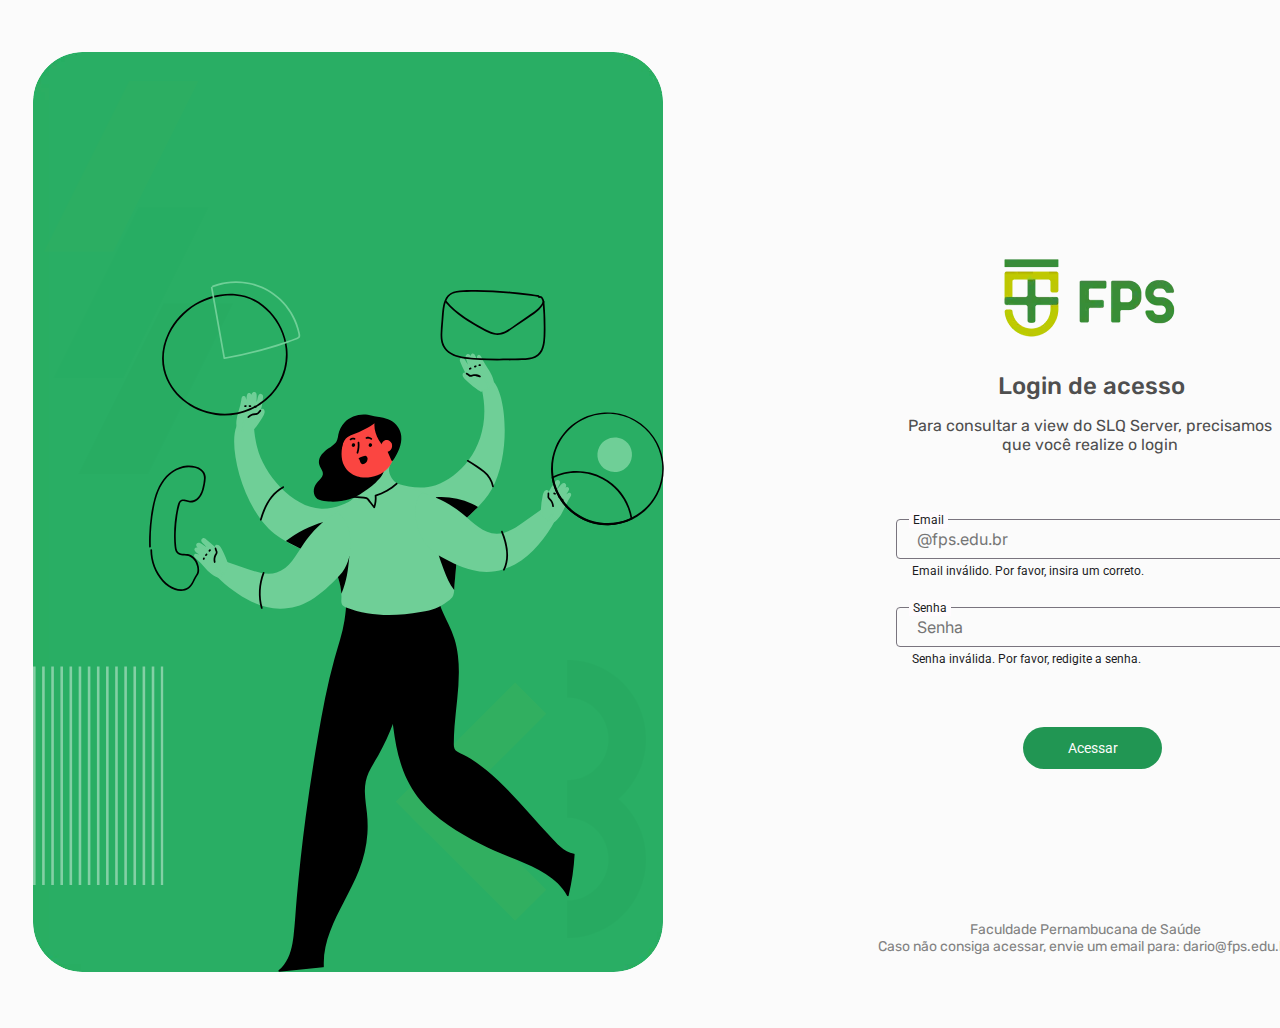
<file: index.html>
<!DOCTYPE html>
<html lang="english">
  <head>
    <title>FPS</title>
    <meta name="viewport" content="width=device-width, initial-scale=1.0" />
    <meta charset="utf-8" />
    <meta property="twitter:card" content="summary_large_image" />

    <style data-tag="reset-style-sheet">
      html {  line-height: 1.15;}body {  margin: 0;}* {  box-sizing: border-box;  border-width: 0;  border-style: solid;}p,li,ul,pre,div,h1,h2,h3,h4,h5,h6 {  margin: 0;  padding: 0;}button {  background-color: transparent;}button,input,optgroup,select,textarea {  font-family: inherit;  font-size: 100%;  line-height: 1.15;  margin: 0;}button,select {  text-transform: none;}button,[type="button"],[type="reset"],[type="submit"] {  -webkit-appearance: button;}button::-moz-focus-inner,[type="button"]::-moz-focus-inner,[type="reset"]::-moz-focus-inner,[type="submit"]::-moz-focus-inner {  border-style: none;  padding: 0;}button:-moz-focus,[type="button"]:-moz-focus,[type="reset"]:-moz-focus,[type="submit"]:-moz-focus {  outline: 1px dotted ButtonText;}a {  color: inherit;  text-decoration: inherit;}input {  padding: 2px 4px;}img {  display: block;}html { scroll-behavior: smooth  }
    </style>

    <link rel="stylesheet" href="https://cdn.jsdelivr.net/npm/bootstrap@5.2.2/dist/css/bootstrap.min.css" integrity="sha384-Zenh87qX5JnK2Jl0vWa8Ck2rdkQ2Bzep5IDxbcnCeuOxjzrPF/et3URy9Bv1WTRi" crossorigin="anonymous">
      <script src="https://cdn.jsdelivr.net/npm/bootstrap@5.2.2/dist/js/bootstrap.min.js" integrity="sha384-IDwe1+LCz02ROU9k972gdyvl+AESN10+x7tBKgc9I5HFtuNz0wWnPclzo6p9vxnk" crossorigin="anonymous"></script>
      <script src="https://cdn.jsdelivr.net/npm/bootstrap@5.2.2/dist/js/bootstrap.bundle.min.js" integrity="sha384-OERcA2EqjJCMA+/3y+gxIOqMEjwtxJY7qPCqsdltbNJuaOe923+mo//f6V8Qbsw3" crossorigin="anonymous"></script>  

    <style data-tag="default-style-sheet">
      html {
        font-family: Inter;
        font-size: 16px;
      }

      body {
        font-weight: 400;
        font-style:normal;
        text-decoration: none;
        text-transform: none;
        letter-spacing: normal;
        line-height: 1.15;
        color: var(--dl-color-gray-black);
        background-color: var(--dl-color-gray-white);

      }
    </style>

    <link
      rel="stylesheet"
      href="https://fonts.googleapis.com/css2?family=Roboto:ital,wght@0,100;0,300;0,400;0,500;0,700;0,900;1,100;1,300;1,400;1,500;1,700;1,900&amp;display=swap"
      data-tag="font"
    />
    <link
      rel="stylesheet"
      href="https://fonts.googleapis.com/css2?family=Rubik:ital,wght@0,300;0,400;0,500;0,600;0,700;0,800;0,900;1,300;1,400;1,500;1,600;1,700;1,800;1,900&amp;display=swap"
      data-tag="font"
    />
    <link
      rel="stylesheet"
      href="https://fonts.googleapis.com/css2?family=Inter:wght@100;200;300;400;500;600;700;800;900&amp;display=swap"
      data-tag="font"
    />
    <link rel="stylesheet" href="./style.css" />
  </head>
  
  <body>
    <div>
      <link href="./main.css" rel="stylesheet" />
      <div class="telalogin-container">
        <div class="telalogin-desktop1">
          <div class="telalogin-frame13">
            <img
              alt="Rectangle82232"
              src="public/playground_assets/rectangle82232-9jwj-700w.png"
              class="telalogin-rectangle8"
            />
            <img
              alt="Frame2232"
              src="public/playground_assets/frame2232-egg.svg"
              class="telalogin-frame"
            />
            <img
              alt="Frame2232"
              src="public/playground_assets/frame2232-1scb.svg"
              class="telalogin-frame1"
            />
            <img
              alt="SVG7878959businessmultitaskingmultitaskmultipletas2233"
              src="public/playground_assets/svg7878959businessmultitaskingmultitaskmultipletas2233-o26d.svg"
              class="telalogin-s-v-g7878959businessmultitaskingmultitaskmultipletas"
            />
          </div>
          <img
            alt="marcafps322240"
            src="public/playground_assets/marcafps322240-649-200h.png"
            class="telalogin-marcafps32"
          />
          <div class="telalogin-formulariologin">
            <img
              alt="marcafps332240"
              src="public/playground_assets/marcafps332240-gqmq-200h.png"
              class="telalogin-marcafps33"
            />
            <div class="login-box">
              <div class="login-box-texts">
                <span class="telalogin-text"><span>Login de acesso</span></span>
                <span class="telalogin-text02">
                  <span>
                    <span>Para consultar a view do SLQ Server, precisamos</span>
                    <br />
                    <span>que você realize o login</span>
                  </span>
                </span>
              </div>
              <div class="telalogin-formulariologininputs">
                <div class="login-box-inputs">
                  <div class="telalogin-textfield">
                    <div class="telalogin-textfield1">
                      <div class="telalogin-statelayer">
                        <div class="telalogin-content">
                          <input
                            type="text"
                            placeholder="@fps.edu.br"
                            class="telalogin-inputtext"
                          />
                          <div class="telalogin-labeltext">
                            <span class="telalogin-text07 m3bodysmall">
                              <span>Email</span>
                            </span>
                          </div>
                        </div>
                      </div>
                    </div>
                    <div class="telalogin-supportingtext">
                      <span class="telalogin-text09 m3bodysmall">
                        <span>Email inválido. Por favor, insira um correto.</span>
                      </span>
                    </div>
                  </div>
                  <div class="telalogin-textfield2">
                    <div class="telalogin-textfield3">
                      <div class="telalogin-statelayer1">
                        <div class="telalogin-content1">
                          <input
                            type="text"
                            placeholder="Senha"
                            class="telalogin-inputtext1"
                          />
                          <div class="telalogin-labeltext1">
                            <span class="telalogin-text11 m3bodysmall">
                              <span>Senha</span>
                            </span>
                          </div>
                        </div>
                      </div>
                    </div>
                    <div class="telalogin-supportingtext1">
                      <span class="telalogin-text13 m3bodysmall">
                        <span>
                          Senha inválida. Por favor, redigite a senha.
                        </span>
                      </span>
                    </div>
                  </div>
                </div>
                <button class="acesso-button">
                  <div class="telalogin-statelayer2">
                    <span class="telalogin-text15 m3labellarge">
                      <a href="telaconsulta.html" class="buttonloginlink">Acessar</a>
                    </span>
                  </div>
                </button>
              </div>
            </div>
          </div>
          <img
            alt="Frame2241"
            src="public/playground_assets/frame2241-bca.svg"
            class="telalogin-frame2"
          />
          <span class="about-text">
            <span>
              <span>Faculdade Pernambucana de Saúde</span>
              <br />
              <span>
                Caso não consiga acessar, envie um email para: dario@fps.edu.br
              </span>
            </span>
          </span>
        </div>
      </div>
    </div>
  </body>
</html>
</file>
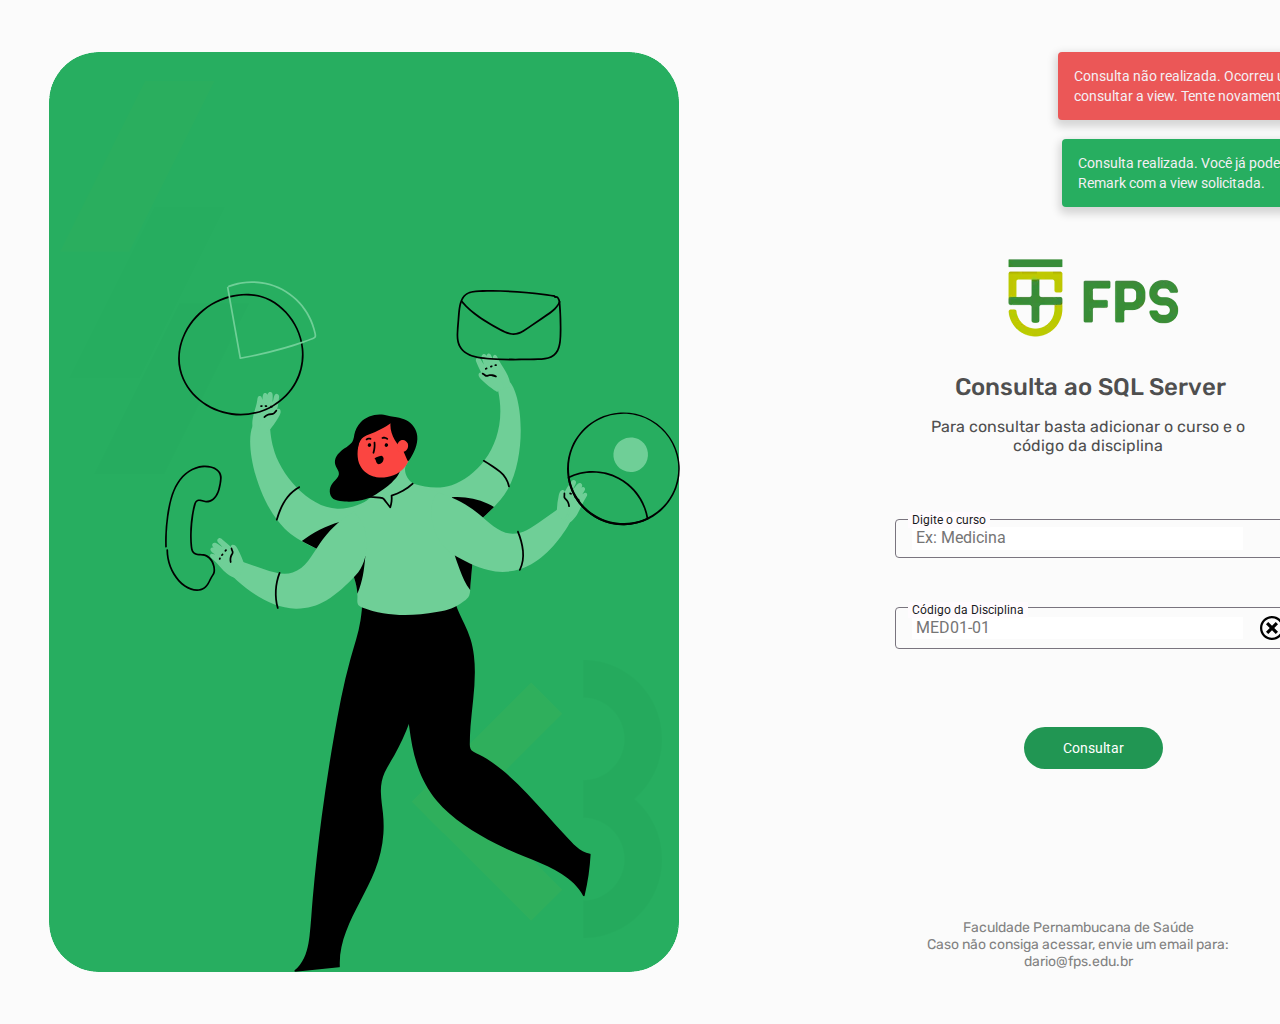
<file: telaconsulta.html>
<!DOCTYPE html>
<html lang="english">
  <head>
    <title>exported project</title>
    <meta name="viewport" content="width=device-width, initial-scale=1.0" />
    <meta charset="utf-8" />
    <meta property="twitter:card" content="summary_large_image" />

    <style data-tag="reset-style-sheet">
      html {  line-height: 1.15;}body {  margin: 0;}* {  box-sizing: border-box;  border-width: 0;  border-style: solid;}p,li,ul,pre,div,h1,h2,h3,h4,h5,h6,figure,blockquote,figcaption {  margin: 0;  padding: 0;}button {  background-color: transparent;}button,input,optgroup,select,textarea {  font-family: inherit;  font-size: 100%;  line-height: 1.15;  margin: 0;}button,select {  text-transform: none;}button,[type="button"],[type="reset"],[type="submit"] {  -webkit-appearance: button;}button::-moz-focus-inner,[type="button"]::-moz-focus-inner,[type="reset"]::-moz-focus-inner,[type="submit"]::-moz-focus-inner {  border-style: none;  padding: 0;}button:-moz-focus,[type="button"]:-moz-focus,[type="reset"]:-moz-focus,[type="submit"]:-moz-focus {  outline: 1px dotted ButtonText;}a {  color: inherit;  text-decoration: inherit;}input {  padding: 2px 4px;}img {  display: block;}html { scroll-behavior: smooth  }
    </style>

    <link rel="stylesheet" href="https://cdn.jsdelivr.net/npm/bootstrap@5.2.2/dist/css/bootstrap.min.css" integrity="sha384-Zenh87qX5JnK2Jl0vWa8Ck2rdkQ2Bzep5IDxbcnCeuOxjzrPF/et3URy9Bv1WTRi" crossorigin="anonymous">
      <script src="https://cdn.jsdelivr.net/npm/bootstrap@5.2.2/dist/js/bootstrap.min.js" integrity="sha384-IDwe1+LCz02ROU9k972gdyvl+AESN10+x7tBKgc9I5HFtuNz0wWnPclzo6p9vxnk" crossorigin="anonymous"></script>
      <script src="https://cdn.jsdelivr.net/npm/bootstrap@5.2.2/dist/js/bootstrap.bundle.min.js" integrity="sha384-OERcA2EqjJCMA+/3y+gxIOqMEjwtxJY7qPCqsdltbNJuaOe923+mo//f6V8Qbsw3" crossorigin="anonymous"></script>
    
    <style data-tag="default-style-sheet">
      html {
        font-family: Inter;
        font-size: 16px;
      }

      body {
        font-weight: 400;
        font-style:normal;
        text-decoration: none;
        text-transform: none;
        letter-spacing: normal;
        line-height: 1.15;
        color: var(--dl-color-gray-black);
        background-color: var(--dl-color-gray-white);

      }
    </style>
    <link
      rel="stylesheet"
      href="https://fonts.googleapis.com/css2?family=Rubik:ital,wght@0,300;0,400;0,500;0,600;0,700;0,800;0,900;1,300;1,400;1,500;1,600;1,700;1,800;1,900&amp;display=swap"
      data-tag="font"
    />
    <link
      rel="stylesheet"
      href="https://fonts.googleapis.com/css2?family=Roboto:ital,wght@0,100;0,300;0,400;0,500;0,700;0,900;1,100;1,300;1,400;1,500;1,700;1,900&amp;display=swap"
      data-tag="font"
    />
    <link
      rel="stylesheet"
      href="https://fonts.googleapis.com/css2?family=Inter:wght@100;200;300;400;500;600;700;800;900&amp;display=swap"
      data-tag="font"
    />
    <link rel="stylesheet" href="./style.css" />
  </head>
  <body>
    <div>
      <link href="./telaconsulta.css" rel="stylesheet" />

      <div class="telaconsulta-container">
        <div class="telaconsulta-desktop5">
          <div class="telaconsulta-grupoformulario">
            <img
              alt="marcafps331228"
              src="public/playground_assets/marcafps331228-lh6f-200h.png"
              class="telaconsulta-marcafps33"
            />
            <div class="telaconsulta-grupoformulariotextos">
              <div class="telaconsulta-grupoformulariotitulos">
                <span class="telaconsulta-text">
                  <span>Consulta ao SQL Server</span>
                </span>
                <span class="telaconsulta-text02">
                  <span>
                    <span>Para consultar basta adicionar o curso e o</span>
                    <br />
                    <span>código da disciplina</span>
                  </span>
                </span>
              </div>
              <div class="telaconsulta-grupoformularioinputs-button">
                <button class="telaconsulta-button">
                  <div class="telaconsulta-statelayer">
                    <span class="telaconsulta-text07 M3labellarge">
                      <span>Consultar</span>
                    </span>
                  </div>
                </button>
                <div class="telaconsulta-grupoformularioinputs">
                  <div class="telaconsulta-textfield">
                    <div class="telaconsulta-textfield1">
                      <div class="telaconsulta-statelayer1">
                        <div class="telaconsulta-content">
                          <input
                            type="text"
                            placeholder="MED01-01"
                            class="telaconsulta-inputtext"
                          />
                          <div class="telaconsulta-labeltext">
                            <span class="telaconsulta-text09 M3bodysmall">
                              <span>Código da Disciplina</span>
                            </span>
                          </div>
                        </div>
                        <svg viewBox="0 0 1024 1024" class="telaconsulta-icon">
                          <path
                            d="M512 0c-282.77 0-512 229.23-512 512s229.23 512 512 512 512-229.23 512-512-229.23-512-512-512zM512 928c-229.75 0-416-186.25-416-416s186.25-416 416-416 416 186.25 416 416-186.25 416-416 416z"
                          ></path>
                          <path
                            d="M672 256l-160 160-160-160-96 96 160 160-160 160 96 96 160-160 160 160 96-96-160-160 160-160z"
                          ></path>
                        </svg>
                      </div>
                    </div>
                  </div>
                  <div class="telaconsulta-menuwith-textfield-example1">
                    <div class="telaconsulta-textfield2">
                      <div class="telaconsulta-textfield3">
                        <div class="telaconsulta-statelayer1">
                            <div class="telaconsulta-content">
                              <input
                                type="text"
                                placeholder="Ex: Medicina"
                                class="telaconsulta-inputtext"
                              />
                              <div class="telaconsulta-labeltext">
                                <span class="telaconsulta-text09 M3bodysmall">
                                  <span>Digite o curso</span>
                                </span>
                              </div>
                            </div>
                          </div>
                      </div>
                    </div>
                  </div>
                </div>
              </div>
            </div>
          </div>
          <img
            alt="marcafps321228"
            src="public/playground_assets/marcafps321228-hhjk-200h.png"
            class="telaconsulta-marcafps32"
          />
          <div class="telaconsulta-snackbar">
            <span class="telaconsulta-text15 M3bodymedium">
              <span>
                Consulta realizada. Você já pode acessar o Remark com a view
                solicitada.
              </span>
            </span>
            <button class="telaconsulta-iconbutton">
              <div class="telaconsulta-container2">
                <div class="telaconsulta-statelayer4">
                  <img
                    alt="Iconsclose24pxI122"
                    src="public/playground_assets/iconsclose24pxi122-4jn8.svg"
                    class="telaconsulta-iconsclose24px"
                  />
                </div>
              </div>
            </button>
          </div>
          <div class="telaconsulta-frame13">
            <img
              alt="Rectangle81228"
              src="public/playground_assets/rectangle81228-nwd-700w.png"
              class="telaconsulta-rectangle8"
            />
            <img
              alt="Frame1228"
              src="public/playground_assets/frame1228-mre.svg"
              class="telaconsulta-frame"
            />
            <img
              alt="Frame1228"
              src="public/playground_assets/frame1228-4gp.svg"
              class="telaconsulta-frame1"
            />
            <img
              alt="SVG7878959businessmultitaskingmultitaskmultipletas1228"
              src="public/playground_assets/svg7878959businessmultitaskingmultitaskmultipletas1228-djou.svg"
              class="telaconsulta-s-v-g7878959businessmultitaskingmultitaskmultipletas"
            />
          </div>
          <span class="telaconsulta-text17">
            <span>
              <span>Faculdade Pernambucana de Saúde</span>
              <br />
              <span>
                Caso não consiga acessar, envie um email para: dario@fps.edu.br
              </span>
            </span>
          </span>
          <div class="telaconsulta-snackbar1">
            <span class="telaconsulta-text22 M3bodymedium">
              <span>
                Consulta não realizada. Ocorreu um erro ao consultar a view.
                Tente novamente
              </span>
            </span>
            <button class="telaconsulta-iconbutton1">
              <div class="telaconsulta-container3">
                <div class="telaconsulta-statelayer5">
                  <img
                    alt="Iconsclose24pxI122"
                    src="public/playground_assets/iconsclose24pxi122-3ry.svg"
                    class="telaconsulta-iconsclose24px1"
                  />
                </div>
              </div>
            </button>
          </div>
        </div>
      </div>
    </div>
  </body>
</html>
</file>
<file: style.css>
:root {
  --dl-color-gray-500: #595959;
  --dl-color-gray-700: #999999;
  --dl-color-gray-900: #D9D9D9;
  --dl-size-size-large: 144px;
  --dl-size-size-small: 48px;
  --dl-color-danger-300: #A22020;
  --dl-color-danger-500: #BF2626;
  --dl-color-danger-700: #E14747;
  --dl-color-gray-black: #000000;
  --dl-color-gray-white: #FFFFFF;
  --dl-size-size-medium: 96px;
  --dl-size-size-xlarge: 192px;
  --dl-size-size-xsmall: 16px;
  --dl-space-space-unit: 16px;
  --dl-color-primary-100: #003EB3;
  --dl-color-primary-300: #0074F0;
  --dl-color-primary-500: #14A9FF;
  --dl-color-primary-700: #85DCFF;
  --dl-color-success-300: #199033;
  --dl-color-success-500: #32A94C;
  --dl-color-success-700: #4CC366;
  --dl-size-size-xxlarge: 288px;
  --dl-size-size-maxwidth: 1400px;
  --dl-color-default-gray2: rgba(79, 79, 79, 1);
  --dl-color-default-gray3: rgba(130, 130, 130, 1);
  --dl-radius-radius-round: 50%;
  --dl-color-default-green1: rgba(33, 150, 83, 1);
  --dl-color-default-green2: rgba(39, 174, 96, 1);
  --dl-space-space-halfunit: 8px;
  --dl-space-space-sixunits: 96px;
  --dl-space-space-twounits: 32px;
  --dl-radius-radius-radius2: 2px;
  --dl-radius-radius-radius4: 4px;
  --dl-radius-radius-radius8: 8px;
  --dl-space-space-fiveunits: 80px;
  --dl-space-space-fourunits: 64px;
  --dl-space-space-threeunits: 48px;
  --dl-color-m3_sys_light-surface: rgba(255, 251, 254, 1);
  --dl-space-space-oneandhalfunits: 24px;
  --dl-color-m3_sys_light-onprimary: rgba(255, 255, 255, 1);
  --dl-color-m3_sys_light-onsurface: rgba(28, 27, 31, 1);
  --dl-color-default-red: rgba(235, 87, 87, 1);
  --dl-radius-radius-round: 50%;
  --dl-color-m3_sys_light-primary: rgba(103, 80, 164, 1);
  --dl-color-m3_sys_light-inverseonsurface: rgba(244, 239, 244, 1);

}
.button {
  color: var(--dl-color-gray-black);
  display: inline-block;
  padding: 0.5rem 1rem;
  border-color: var(--dl-color-gray-black);
  border-width: 1px;
  border-radius: 4px;
  background-color: var(--dl-color-gray-white);
}
.input {
  color: var(--dl-color-gray-black);
  cursor: auto;
  padding: 0.5rem 1rem;
  border-color: var(--dl-color-gray-black);
  border-width: 1px;
  border-radius: 4px;
  background-color: var(--dl-color-gray-white);
}
.textarea {
  color: var(--dl-color-gray-black);
  cursor: auto;
  padding: 0.5rem;
  border-color: var(--dl-color-gray-black);
  border-width: 1px;
  border-radius: 4px;
  background-color: var(--dl-color-gray-white);
}
.list {
  width: 100%;
  margin: 1em 0px 1em 0px;
  display: block;
  padding: 0px 0px 0px 1.5rem;
  list-style-type: none;
  list-style-position: outside;
}
.list-item {
  display: list-item;
}
.teleport-show {
  display: flex !important;
  transform: none !important;
}
.content {
  font-size: 16px;
  font-family: Inter;
  font-weight: 400;
  line-height: 1.15;
  text-transform: none;
  text-decoration: none;
}
.Content {
  font-size: 16px;
  font-family: Inter;
  font-weight: 400;
  line-height: 1.15;
  text-transform: none;
  text-decoration: none;
}
.m3bodysmall {
  font-size: 12px;
  font-style: normal;
  font-family: Roboto;
  font-weight: 400px;
  font-stretch: normal;
}
.M3bodymedium {
  font-size: 14px;
  font-style: normal;
  font-family: Roboto;
  font-weight: 400px;
  font-stretch: normal;
}
.m3labellarge {
  font-size: 14px;
  font-style: normal;
  font-family: Roboto;
  font-weight: 500px;
  font-stretch: normal;
}
.m3bodylarge {
  font-size: 16px;
  font-style: normal;
  font-family: Roboto;
  font-weight: 400px;
  font-stretch: normal;
}
.M3bodysmall {
  font-size: 12px;
  font-style: normal;
  font-family: Roboto;
  font-weight: 400px;
  font-stretch: normal;
}
.M3labellarge {
  font-size: 14px;
  font-style: normal;
  font-family: Roboto;
  font-weight: 500px;
  font-stretch: normal;
}
.M3bodylarge {
  font-size: 16px;
  font-style: normal;
  font-family: Roboto;
  font-weight: 400px;
  font-stretch: normal;
}
</file>
<file: main.css>
.buttonloginlink{
  color: #fbfbfb;
  text-decoration: none;
}
.buttonloginlink:hover{
  color: #fbfbfb;
  text-decoration: none;
}
.telalogin-container {
  min-height: 100vh;
}
.telalogin-desktop1 {
  width: 1919px;
  height: 1024px;
  display: flex;
  overflow: hidden;
  position: relative;
  align-items: flex-start;
  flex-shrink: 0;
  border-color: transparent;
  background-color: rgba(251, 251, 251, 1);
}
.telalogin-frame13 {
  top: 52px;
  left: 33px;
  width: 630px;
  height: 920px;
  display: flex;
  position: absolute;
  align-items: flex-start;
  flex-shrink: 0;
  border-color: transparent;
}
.telalogin-rectangle8 {
  top: 0px;
  left: 0px;
  width: 630px;
  height: 920px;
  display: block;
  position: absolute;
  max-width: 100%;
  border-color: transparent;
  border-radius: 50px;
}
.telalogin-frame {
  top: 608px;
  left: 363px;
  width: 250px;
  height: 278px;
  opacity: 0.25;
  position: absolute;
}
.telalogin-frame1 {
  top: 29px;
  left: 11px;
  width: 189px;
  height: 393px;
  opacity: 0.15;
  position: absolute;
}
.telalogin-s-v-g7878959businessmultitaskingmultitaskmultipletas {
  top: 212px;
  left: 11px;
  width: 725px;
  height: 725px;
  position: absolute;
}
.telalogin-marcafps32 {
  top: 261px;
  left: 1008px;
  width: 0px;
  height: 0px;
  position: absolute;
  border-color: transparent;
}
.telalogin-formulariologin {
  top: 255px;
  left: 896px;
  width: 392px;
  height: 514px;
  display: flex;
  padding: 0;
  position: absolute;
  align-self: auto;
  box-sizing: border-box;
  align-items: flex-start;
  flex-shrink: 1;
  border-color: transparent;
  border-style: none;
  border-width: 0;
  margin-right: 0;
  border-radius: 0px 0px 0px 0px;
  margin-bottom: 0;
  flex-direction: row;
  justify-content: flex-start;
  background-color: transparent;
}
.telalogin-marcafps33 {
  top: 0px;
  left: 89px;
  width: 209px;
  height: 86px;
  position: absolute;
  border-color: transparent;
}
.login-box {
  top: 117px;
  left: 0px;
  width: 392px;
  height: 397px;
  display: flex;
  padding: 0;
  position: absolute;
  align-self: auto;
  box-sizing: border-box;
  align-items: flex-start;
  flex-shrink: 1;
  border-color: transparent;
  border-style: none;
  border-width: 0;
  border-radius: 0px 0px 0px 0px;
  flex-direction: row;
  justify-content: flex-start;
  background-color: transparent;
}
.login-box-texts {
  top: 0px;
  left: 12px;
  width: 368px;
  height: 82px;
  display: flex;
  padding: 0;
  position: absolute;
  align-self: auto;
  box-sizing: border-box;
  align-items: flex-start;
  flex-shrink: 1;
  border-color: transparent;
  border-style: none;
  border-width: 0;
  border-radius: 0px 0px 0px 0px;
  flex-direction: row;
  justify-content: flex-start;
  background-color: transparent;
}
.telalogin-text {
  left: 90px;
  color: var(--dl-color-default-gray2);
  height: auto;
  position: absolute;
  font-size: 24px;
  align-self: auto;
  font-style: Medium;
  text-align: center;
  font-family: Rubik;
  font-weight: 500;
  line-height: normal;
  font-stretch: normal;
  text-decoration: none;
}
.telalogin-text02 {
  top: 44px;
  color: var(--dl-color-default-gray2);
  height: auto;
  position: absolute;
  font-size: 16px;
  align-self: auto;
  font-style: Regular;
  text-align: center;
  font-family: Rubik;
  font-weight: 400;
  line-height: normal;
  font-stretch: normal;
  text-decoration: none;
}
.telalogin-formulariologininputs {
  top: 147px;
  left: 0px;
  width: 392px;
  height: 250px;
  display: flex;
  padding: 0;
  position: absolute;
  align-self: auto;
  box-sizing: border-box;
  align-items: flex-start;
  flex-shrink: 1;
  border-color: transparent;
  border-style: none;
  border-width: 0;
  border-radius: 0px 0px 0px 0px;
  flex-direction: row;
  justify-content: flex-start;
  background-color: transparent;
}
.login-box-inputs {
  top: 0px;
  left: 0px;
  width: 392px;
  height: 164px;
  display: flex;
  padding: 0;
  position: absolute;
  align-self: auto;
  box-sizing: border-box;
  align-items: flex-start;
  flex-shrink: 1;
  border-color: transparent;
  border-style: none;
  border-width: 0;
  border-radius: 0px 0px 0px 0px;
  flex-direction: row;
  justify-content: flex-start;
  background-color: transparent;
}
.telalogin-textfield {
  top: 0px;
  left: 0px;
  width: 392px;
  height: 56px;
  display: flex;
  position: absolute;
  align-items: flex-start;
  flex-shrink: 0;
  border-color: transparent;
  border-radius: 4px 4px 0 0;
  flex-direction: column;
}
.telalogin-textfield1 {
  display: flex;
  position: relative;
  align-self: stretch;
  align-items: flex-start;
  border-color: rgba(121, 116, 126, 1);
  border-style: solid;
  border-width: 1px;
  border-radius: 4px;
  margin-bottom: 0px;
  flex-direction: column;
}

.telalogin-inputtext {
  width: 95%;
  outline: none;
  background-color: transparent;
}
.telalogin-inputtext1 {
  width: 95%;
  outline: none;
  background-color: transparent;
}
.telalogin-statelayer {
  display: flex;
  padding: 8px 0 8px 16px;
  position: relative;
  align-self: stretch;
  align-items: center;
  flex-shrink: 0;
  border-color: transparent;
  border-radius: 4px 4px 0 0;
}
.telalogin-content {
  width: 376px;
  display: flex;
  position: relative;
  flex-grow: 1;
  align-items: flex-start;
  flex-shrink: 0;
  border-color: transparent;
  flex-direction: column;
  justify-content: center;
}
.email-inputtext {
  color: rgba(130, 130, 130, 1);
  display: flex;
  position: relative;
  font-size: 16px;
  text-align: left;
  align-items: center;
  font-family: Roboto;
  font-weight: 400;
  border-color: transparent;
  margin-bottom: 0px;
  width: 95%;
  outline: none;
  
}

.telalogin-textfield1:hover{
  border-color: #6750A4;
}
.telalogin-textfield3:hover{
  border-color: #6750A4;
}
.telalogin-labeltext {
  top: -16px;
  left: -4px;
  display: flex;
  padding: 0 4px;
  z-index: 1;
  position: absolute;
  align-items: center;
  border-color: transparent;
  background-color: var(--dl-color-m3_sys_light-surface);
}
.telalogin-text07 {
  color: var(--dl-color-m3_sys_light-onsurface);
  height: auto;
  align-self: auto;
  text-align: left;
  line-height: 16px;
  margin-right: 0;
  margin-bottom: 0;
}
.telalogin-supportingtext {
  display: flex;
  padding: 4px 16px 0 16px;
  position: relative;
  align-self: stretch;
  align-items: flex-start;
  flex-shrink: 0;
  border-color: transparent;
}


.telalogin-text09 {
  color: var(--dl-color-m3_sys_light-onsurface);
  height: auto;
  flex-grow: 1;
  align-self: auto;
  text-align: left;
  line-height: 16px;
  margin-right: 0;
  margin-bottom: 0;
}

.telalogin-textfield2 {
  top: 88px;
  left: 0px;
  width: 392px;
  display: flex;
  position: absolute;
  align-items: flex-start;
  flex-shrink: 0;
  border-color: transparent;
  border-radius: 4px 4px 0 0;
  flex-direction: column;
}
.telalogin-textfield3 {
  display: flex;
  position: relative;
  align-self: stretch;
  align-items: flex-start;
  border-color: rgba(121, 116, 126, 1);
  border-style: solid;
  border-width: 1px;
  border-radius: 4px;
  margin-bottom: 0px;
  flex-direction: column;
}
.telalogin-statelayer1 {
  display: flex;
  padding: 8px 0 8px 16px;
  position: relative;
  align-self: stretch;
  align-items: center;
  flex-shrink: 0;
  border-color: transparent;
  border-radius: 4px 4px 0 0;
}
.telalogin-content1 {
  width: 376px;
  display: flex;
  position: relative;
  flex-grow: 1;
  align-items: flex-start;
  flex-shrink: 0;
  border-color: transparent;
  flex-direction: column;
  justify-content: center;
}
.password-inputtext {
  color: rgba(130, 130, 130, 1);
  display: flex;
  position: relative;
  font-size: 16px;
  text-align: left;
  align-items: center;
  font-family: Roboto;
  font-weight: 400;
  border-color: transparent;
  margin-bottom: 0px;
  width: 95%;
  outline: none;
}
.telalogin-labeltext1 {
  top: -16px;
  left: -4px;
  display: flex;
  padding: 0 4px;
  z-index: 1;
  position: absolute;
  align-items: center;
  border-color: transparent;
  background-color: var(--dl-color-m3_sys_light-surface);
}
.telalogin-text11 {
  color: var(--dl-color-m3_sys_light-onsurface);
  height: auto;
  align-self: auto;
  text-align: left;
  line-height: 16px;
  margin-right: 0;
  margin-bottom: 0;
}
.telalogin-supportingtext1 {
  display: flex;
  padding: 4px 16px 0 16px;
  position: relative;
  align-self: stretch;
  align-items: flex-start;
  flex-shrink: 0;
  border-color: transparent;
}
.telalogin-text13 {
  color: var(--dl-color-m3_sys_light-onsurface);
  height: auto;
  flex-grow: 1;
  align-self: auto;
  text-align: left;
  line-height: 16px;
  margin-right: 0;
  margin-bottom: 0;
}
.acesso-button {
  top: 208px;
  left: 127px;
  width: 139px;
  height: 42px;
  display: flex;
  overflow: hidden;
  position: absolute;
  align-items: center;
  flex-shrink: 0;
  border-color: transparent;
  border-radius: 100px;
  flex-direction: column;
  justify-content: center;
  background-color: var(--dl-color-default-green1);
}
.acesso-buttons {
  top: 300px;
  left: 127px;
  width: 139px;
  height: 42px;
  display: flex;
  overflow: hidden;
  position: absolute;
  align-items: center;
  flex-shrink: 0;
  border-color: transparent;
  border-radius: 100px;
  flex-direction: column;
  justify-content: center;
  background-color: var(--dl-color-default-green1);
}
.acesso-buttonx {
  top: 300px;
  left: 50px;
  width: 139px;
  height: 42px;
  display: flex;
  overflow: hidden;
  position: absolute;
  align-items: center;
  flex-shrink: 0;
  border-color: transparent;
  border-radius: 100px;
  flex-direction: column;
  justify-content: center;
  
}
.acesso-button:hover{
  background-color: rgb(78 185 124);
}
.telalogin-statelayer2 {
  display: flex;
  padding: 10px 24px;
  position: relative;
  align-items: center;
  border-color: transparent;
  justify-content: center;
}
.telalogin-text15 {
  color: var(--dl-color-m3_sys_light-onprimary);
  height: auto;
  align-self: auto;
  text-align: center;
  line-height: 20px;
  margin-right: 0;
  margin-bottom: 0;
}
.telalogin-frame2 {
  top: 666px;
  left: 33px;
  width: 131px;
  height: 220px;
  opacity: 0.65;
  position: absolute;
}
.about-text {
  top: 921px;
  left: 878px;
  color: var(--dl-color-default-gray3);
  height: auto;
  position: absolute;
  font-size: 14px;
  align-self: auto;
  font-style: Regular;
  text-align: center;
  font-family: Rubik;
  font-weight: 400;
  line-height: normal;
  font-stretch: normal;
  margin-right: 0;
  margin-bottom: 0;
  text-decoration: none;
}
@media(max-width: 1600px) {
  .telalogin-desktop1 {
    width: 1599px;
    height: 1028px;
  }
}
@media(max-width: 1200px) {
  .telalogin-desktop1 {
    width: 1199px;
    height: 1008px;
  }
  .telalogin-frame {
    width: 75%;
  }
  .telalogin-frame1 {
    width: 75%;
  }
}
@media(max-width: 991px) {
  .telalogin-desktop1 {
    width: 990px;
    height: 1011px;
    margin-right: 0px;
  }
  .telalogin-frame {
    right: 93px;
    bottom: 21px;
  }
  .telalogin-frame1 {
    width: 60%;
  }
  .telalogin-formulariologin {
    left: 50%;
  }
}
@media(max-width: 767px) {
  .telalogin-desktop1 {
    width: 766px;
    height: 999px;
  }
  .telalogin-frame {
    width: 35%;
  }
  .telalogin-frame1 {
    width: 35%;
  }
  .telalogin-formulariologin {
    left: 42%;
  }
}
@media(max-width: 479px) {
  .telalogin-desktop1 {
    width: 478px;
  }
  .telalogin-rectangle8 {
    width: 427px;
    height: 179px;
  }
  .telalogin-frame {
    top: -6px;
    left: 261px;
    width: 134px;
    height: 167px;
  }
  .telalogin-s-v-g7878959businessmultitaskingmultitaskmultipletas {
    top: -118px;
    left: 203px;
    width: 190px;
    height: 408px;
  }
  .telalogin-formulariologin {
    left: 9%;
  }
  .about-text {
    left: 27px;
    bottom: 70px;
  }

}
</file>
<file: telaconsulta.css>
.telaconsulta-container {
  min-height: 100vh;
}
.telaconsulta-desktop5 {
  width: 100%;
  height: 1024px;
  display: flex;
  overflow: hidden;
  position: relative;
  align-items: flex-start;
  flex-shrink: 0;
  border-color: transparent;
  background-color: rgba(251, 251, 251, 1);
}
.telaconsulta-grupoformulario {
  top: 255px;
  left: 895px;
  width: 396px;
  height: 514px;
  display: flex;
  padding: 0;
  position: absolute;
  align-self: auto;
  box-sizing: border-box;
  align-items: flex-start;
  flex-shrink: 1;
  border-color: transparent;
  border-style: none;
  border-width: 0;
  margin-right: 0;
  border-radius: 0px 0px 0px 0px;
  margin-bottom: 0;
  flex-direction: row;
  justify-content: flex-start;
  background-color: transparent;
}
.telaconsulta-marcafps33 {
  top: 0px;
  left: 94px;
  width: 209px;
  height: 86px;
  position: absolute;
  border-color: transparent;
}
.telaconsulta-grupoformulariotextos {
  top: 118px;
  left: 0px;
  width: 396px;
  height: 396px;
  display: flex;
  padding: 0;
  position: absolute;
  align-self: auto;
  box-sizing: border-box;
  align-items: flex-start;
  flex-shrink: 1;
  border-color: transparent;
  border-style: none;
  border-width: 0;
  border-radius: 0px 0px 0px 0px;
  flex-direction: row;
  justify-content: flex-start;
  background-color: transparent;
}
.telaconsulta-grupoformulariotitulos {
  top: 0px;
  left: 36px;
  width: 323px;
  height: 82px;
  display: flex;
  padding: 0;
  position: absolute;
  align-self: auto;
  box-sizing: border-box;
  align-items: flex-start;
  flex-shrink: 1;
  border-color: transparent;
  border-style: none;
  border-width: 0;
  border-radius: 0px 0px 0px 0px;
  flex-direction: row;
  justify-content: flex-start;
  background-color: transparent;
}
.telaconsulta-text {
  left: 24px;
  color: var(--dl-color-default-gray2);
  height: auto;
  position: absolute;
  font-size: 24px;
  align-self: auto;
  font-style: Medium;
  text-align: center;
  font-family: Rubik;
  font-weight: 500;
  line-height: normal;
  font-stretch: normal;
  text-decoration: none;
}
.telaconsulta-text02 {
  top: 44px;
  color: var(--dl-color-default-gray2);
  height: auto;
  position: absolute;
  font-size: 16px;
  align-self: auto;
  font-style: Regular;
  text-align: center;
  font-family: Rubik;
  font-weight: 400;
  line-height: normal;
  font-stretch: normal;
  text-decoration: none;
}
.telaconsulta-grupoformularioinputs-button {
  top: 146px;
  left: 0px;
  width: 396px;
  height: 250px;
  display: flex;
  padding: 0;
  position: absolute;
  align-self: auto;
  box-sizing: border-box;
  align-items: flex-start;
  flex-shrink: 1;
  border-color: transparent;
  border-style: none;
  border-width: 0;
  border-radius: 0px 0px 0px 0px;
  flex-direction: row;
  justify-content: flex-start;
  background-color: transparent;
}
.telaconsulta-button {
  top: 208px;
  left: 129px;
  width: 139px;
  height: 42px;
  display: flex;
  overflow: hidden;
  position: absolute;
  align-items: center;
  flex-shrink: 0;
  border-color: transparent;
  border-radius: 100px;
  flex-direction: column;
  justify-content: center;
  background-color: var(--dl-color-default-green1);
}
.telaconsulta-statelayer {
  display: flex;
  padding: 10px 24px;
  position: relative;
  align-items: center;
  border-color: transparent;
  justify-content: center;
}
.telaconsulta-text07 {
  color: var(--dl-color-m3_sys_light-onprimary);
  height: auto;
  align-self: auto;
  text-align: center;
  line-height: 20px;
  margin-right: 0;
  margin-bottom: 0;
}
.telaconsulta-grupoformularioinputs {
  top: 0px;
  left: 0px;
  width: 396px;
  height: 144px;
  display: flex;
  padding: 0;
  position: absolute;
  align-self: auto;
  box-sizing: border-box;
  align-items: flex-start;
  flex-shrink: 1;
  border-color: transparent;
  border-style: none;
  border-width: 0;
  border-radius: 0px 0px 0px 0px;
  flex-direction: row;
  justify-content: flex-start;
  background-color: transparent;
}
.telaconsulta-textfield {
  top: 88px;
  left: 0px;
  width: 396px;
  display: flex;
  position: absolute;
  align-items: flex-start;
  flex-shrink: 0;
  border-color: transparent;
  border-radius: 4px 4px 0 0;
  flex-direction: column;
}
.telaconsulta-textfield1 {
  display: flex;
  position: relative;
  align-self: stretch;
  align-items: flex-start;
  border-color: rgba(121, 116, 126, 1);
  border-style: solid;
  border-width: 1px;
  border-radius: 4px;
  flex-direction: column;
}
.telaconsulta-statelayer1 {
  display: flex;
  padding: 8px 0 8px 16px;
  position: relative;
  align-self: stretch;
  align-items: center;
  flex-shrink: 0;
  border-color: transparent;
  border-radius: 4px 4px 0 0;
}
.telaconsulta-content {
  width: 348px;
  height: 21px;
  display: flex;
  position: relative;
  align-items: flex-start;
  flex-shrink: 0;
  border-color: transparent;
  flex-direction: column;
  justify-content: center;
}
.telaconsulta-inputtext {
  color: rgba(130, 130, 130, 1);
  display: flex;
  width: 95%;
  outline: none;
  position: relative;
  font-size: 16px;
  text-align: left;
  align-items: center;
  font-family: Roboto;
  font-weight: 400;
  border-color: transparent;
  margin-bottom: 0px;
}
.telaconsulta-textfield1:hover{
  border-color:rgba(103, 80, 164, 1)
}
.telaconsulta-textfield3:hover{
  border-color:rgba(103, 80, 164, 1)
}
.telaconsulta-labeltext {
  top: -16px;
  left: -4px;
  display: flex;
  padding: 0 4px;
  z-index: 1;
  position: absolute;
  align-items: center;
  border-color: transparent;
  background-color: var(--dl-color-m3_sys_light-surface);
}
.telaconsulta-text09 {
  color: var(--dl-color-m3_sys_light-onsurface);
  height: auto;
  align-self: auto;
  text-align: left;
  line-height: 16px;
  margin-right: 0;
  margin-bottom: 0;
}
.telaconsulta-icon {
  width: 24px;
  height: 24px;
}
.telaconsulta-menuwith-textfield-example1 {
  top: 0px;
  left: 0px;
  width: 396px;
  display: flex;
  position: absolute;
  align-items: flex-start;
  flex-shrink: 0;
  border-color: transparent;
  flex-direction: column;
}
.telaconsulta-textfield2 {
  height: 56px;
  display: flex;
  position: relative;
  align-self: stretch;
  align-items: flex-start;
  flex-shrink: 0;
  border-color: transparent;
  border-radius: 4px 4px 0 0;
  flex-direction: column;
}
.telaconsulta-textfield3 {
  display: flex;
  position: relative;
  align-self: stretch;
  align-items: flex-start;
  border-color: rgba(121, 116, 126, 1);
  border-style: solid;
  border-width: 1px;
  border-radius: 4px;
  flex-direction: column;
}
.telaconsulta-statelayer2 {
  display: flex;
  padding: 4px 0 4px 16px;
  position: relative;
  align-self: stretch;
  align-items: center;
  flex-shrink: 0;
  border-color: transparent;
  border-radius: 4px 4px 0 0;
}
.telaconsulta-content1 {
  width: 332px;
  display: flex;
  position: relative;
  flex-grow: 1;
  align-items: flex-start;
  flex-shrink: 0;
  border-color: transparent;
  margin-right: 0px;
  flex-direction: column;
  justify-content: center;
}
.telaconsulta-inputtext1 {
  display: flex;
  position: relative;
  align-items: center;
  border-color: transparent;
  margin-bottom: 0px;
}
.telaconsulta-text11 {
  color: var(--dl-color-default-gray3);
  height: auto;
  align-self: auto;
  text-align: left;
  line-height: 24px;
  margin-right: 0px;
  margin-bottom: 0;
}
.telaconsulta-caret {
  width: 0px;
  height: 16px;
  position: relative;
}
.telaconsulta-labeltext1 {
  top: -16px;
  left: -4px;
  display: flex;
  padding: 0 4px;
  z-index: 1;
  position: absolute;
  align-items: center;
  border-color: transparent;
  background-color: var(--dl-color-m3_sys_light-surface);
}
.telaconsulta-text13 {
  color: var(--dl-color-m3_sys_light-primary);
  height: auto;
  align-self: auto;
  text-align: left;
  line-height: 16px;
  margin-right: 0;
  margin-bottom: 0;
}
.telaconsulta-trailingicon {
  width: 48px;
  height: 48px;
  display: flex;
  position: relative;
  align-items: center;
  flex-shrink: 0;
  border-color: transparent;
  flex-direction: column;
  justify-content: center;
}
.telaconsulta-container1 {
  display: flex;
  overflow: hidden;
  position: relative;
  align-items: center;
  border-color: transparent;
  border-radius: 100px;
  justify-content: center;
}
.telaconsulta-statelayer3 {
  border: 2px dashed rgba(120, 120, 120, 0.4);
  display: flex;
  padding: 8px;
  position: relative;
  align-items: center;
  border-color: transparent;
  flex-direction: column;
  justify-content: center;
}
.telaconsulta-marcafps32 {
  top: 261px;
  left: 1008px;
  width: 0px;
  height: 0px;
  position: absolute;
  border-color: transparent;
}
.telaconsulta-snackbar {
  top: 139px;
  left: 1062px;
  width: 344px;
  height: 68px;
  display: flex;
  padding: 10px 0 10px 16px;
  position: absolute;
  box-shadow: 0px 4px 8px 3px rgba(0, 0, 0, 0.15000000596046448) ;
  align-items: center;
  flex-shrink: 0;
  border-color: transparent;
  border-radius: 4px;
  background-color: var(--dl-color-default-green2);
}
.telaconsulta-text15 {
  color: var(--dl-color-m3_sys_light-inverseonsurface);
  height: auto;
  flex-grow: 1;
  align-self: auto;
  text-align: left;
  line-height: 20px;
  margin-right: 0px;
  margin-bottom: 0;
}
.telaconsulta-iconbutton {
  width: 48px;
  height: 48px;
  display: flex;
  position: relative;
  align-items: center;
  flex-shrink: 0;
  border-color: transparent;
  flex-direction: column;
  justify-content: center;
}
.telaconsulta-container2 {
  display: flex;
  overflow: hidden;
  position: relative;
  align-items: center;
  border-color: transparent;
  border-radius: 100px;
  justify-content: center;
}
.telaconsulta-statelayer4 {
  display: flex;
  padding: 8px;
  position: relative;
  align-items: center;
  border-color: transparent;
  justify-content: center;
}
.telaconsulta-iconsclose24px {
  width: 24px;
  height: 24px;
  position: relative;
}
.telaconsulta-frame13 {
  top: 52px;
  left: 49px;
  width: 630px;
  height: 920px;
  display: flex;
  position: absolute;
  align-items: flex-start;
  flex-shrink: 0;
  border-color: transparent;
}
.telaconsulta-rectangle8 {
  top: 0px;
  left: 0px;
  width: 630px;
  height: 920px;
  position: absolute;
  border-color: transparent;
  border-radius: 50px;
}
.telaconsulta-frame {
  top: 608px;
  left: 363px;
  width: 250px;
  height: 278px;
  opacity: 0.25;
  position: absolute;
}
.telaconsulta-frame1 {
  top: 29px;
  left: 11px;
  width: 189px;
  height: 393px;
  opacity: 0.15;
  position: absolute;
}
.telaconsulta-s-v-g7878959businessmultitaskingmultitaskmultipletas {
  top: 212px;
  left: 11px;
  width: 725px;
  height: 725px;
  position: absolute;
}
.telaconsulta-text17 {
  top: 919px;
  left: 876px;
  color: var(--dl-color-default-gray3);
  height: auto;
  position: absolute;
  font-size: 14px;
  align-self: auto;
  font-style: Regular;
  text-align: center;
  font-family: Rubik;
  font-weight: 400;
  line-height: normal;
  font-stretch: normal;
  margin-right: 0;
  margin-bottom: 0;
  text-decoration: none;
}
.telaconsulta-snackbar1 {
  top: 52px;
  left: 1058px;
  width: 344px;
  height: 68px;
  display: flex;
  padding: 10px 0 10px 16px;
  position: absolute;
  box-shadow: 0px 4px 8px 3px rgba(0, 0, 0, 0.15000000596046448) ;
  align-items: center;
  flex-shrink: 0;
  border-color: transparent;
  border-radius: 4px;
  background-color: var(--dl-color-default-red);
}
.telaconsulta-text22 {
  color: var(--dl-color-m3_sys_light-inverseonsurface);
  height: auto;
  flex-grow: 1;
  align-self: auto;
  text-align: left;
  line-height: 20px;
  margin-right: 0px;
  margin-bottom: 0;
}
.telaconsulta-iconbutton1 {
  width: 48px;
  height: 48px;
  display: flex;
  position: relative;
  align-items: center;
  flex-shrink: 0;
  border-color: transparent;
  flex-direction: column;
  justify-content: center;
}
.telaconsulta-container3 {
  display: flex;
  overflow: hidden;
  position: relative;
  align-items: center;
  border-color: transparent;
  border-radius: 100px;
  justify-content: center;
}
.telaconsulta-statelayer5 {
  display: flex;
  padding: 8px;
  position: relative;
  align-items: center;
  border-color: transparent;
  justify-content: center;
}
.telaconsulta-iconsclose24px1 {
  width: 24px;
  height: 24px;
  position: relative;
}
@media(max-width: 479px) {
  .telaconsulta-desktop5 {
    margin-right: 0px;
  }
  .telaconsulta-grupoformulario {
    top: 317px;
    left: 5%;
    right: 18px;
  }
  .telaconsulta-grupoformulariotextos {
    left: 9%;
  }
  .telaconsulta-snackbar {
    top: 236px;
    left: 87px;
  }
  .telaconsulta-frame13 {
    width: 393px;
  }
  .telaconsulta-rectangle8 {
    width: 427px;
    height: 179px;
  }
  .telaconsulta-s-v-g7878959businessmultitaskingmultitaskmultipletas {
    top: -118px;
    left: 203px;
    width: 190px;
    height: 408px;
  }
  .telaconsulta-text17 {
    left: 7%;
  }
  .telaconsulta-snackbar1 {
    top: 308px;
    left: 87px;
  }
}
</file>
